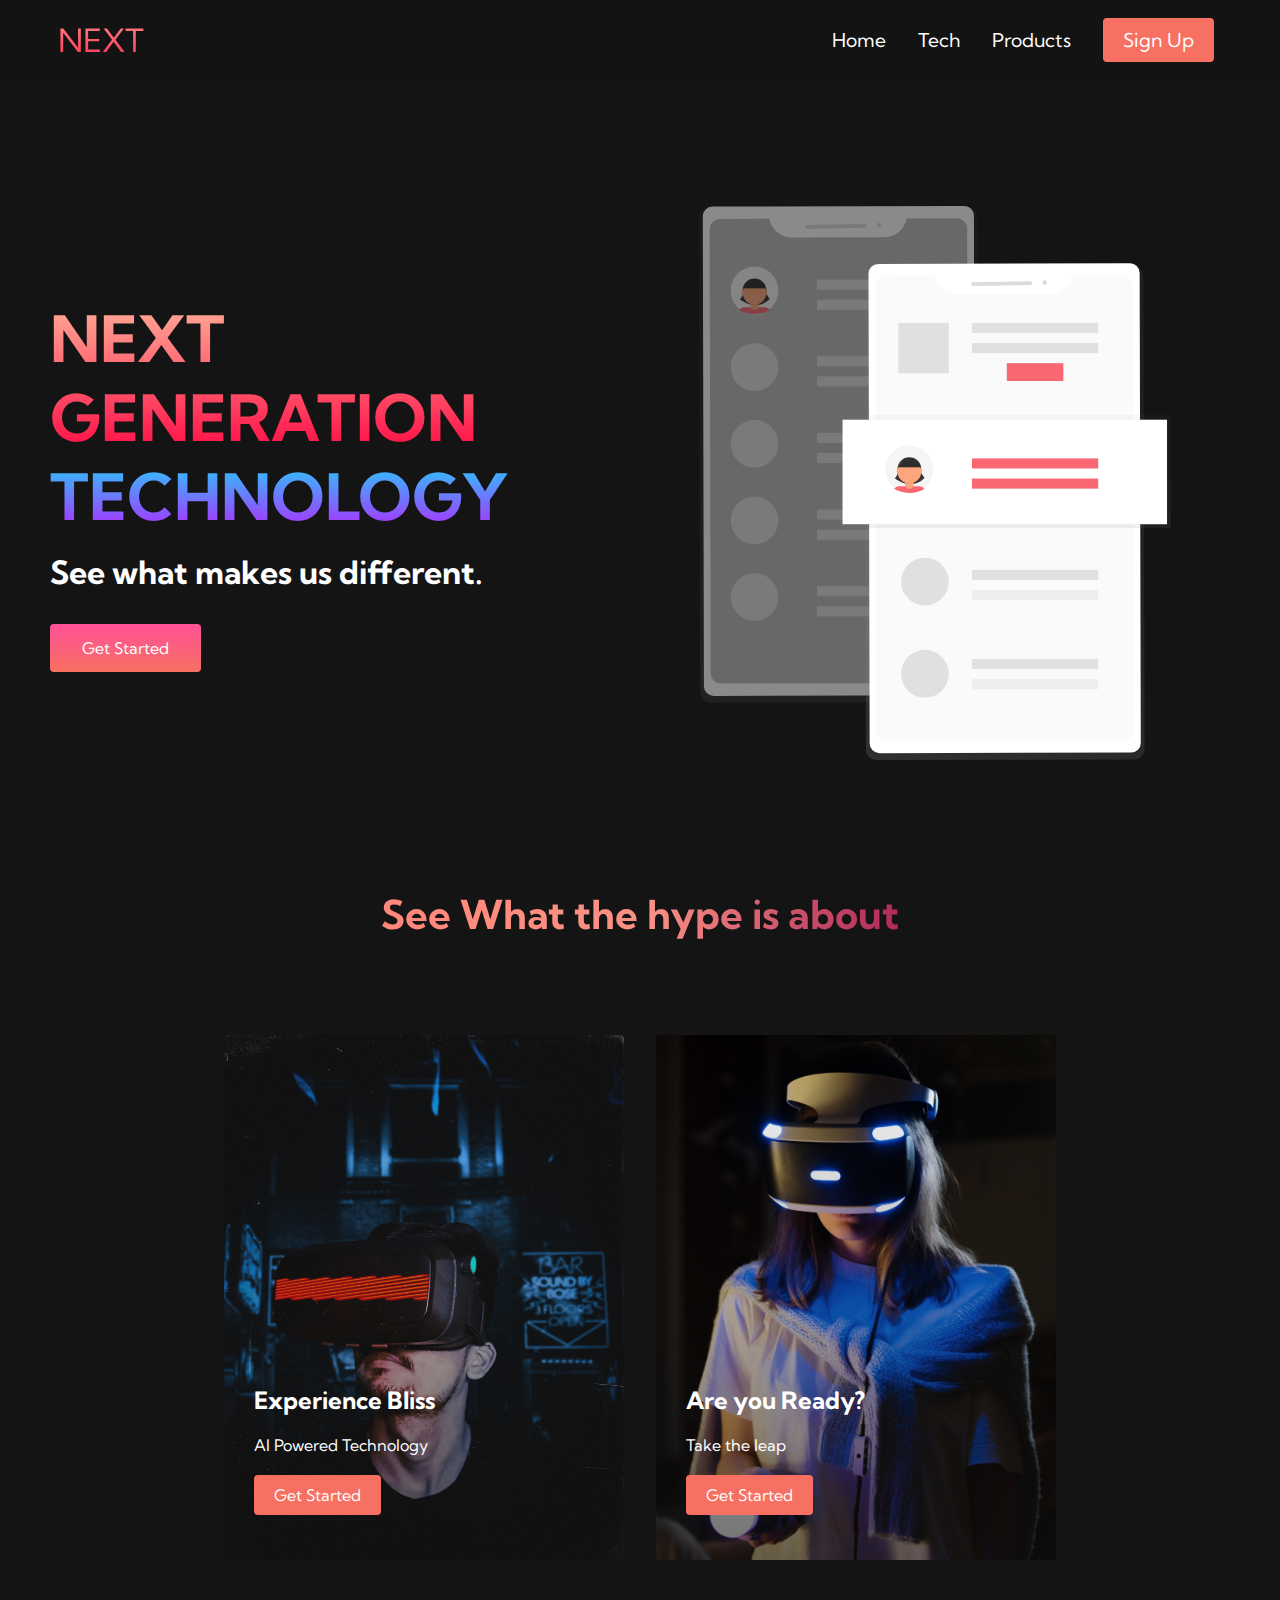
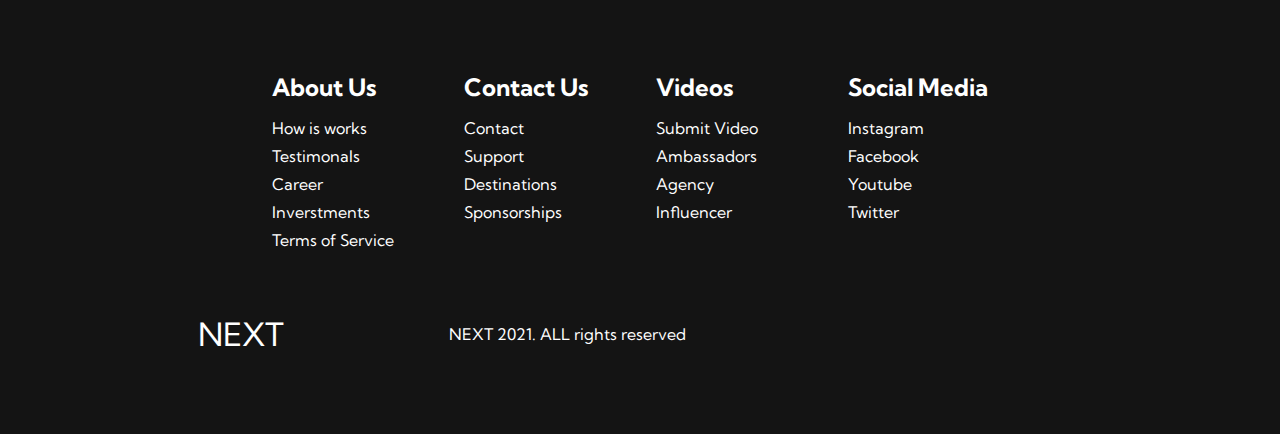
<file: index.html>
<!DOCTYPE html>
<html lang="en">
  <head>
    <meta charset="UTF-8" />
    <meta http-equiv="X-UA-Compatible" content="IE=edge" />
    <meta name="viewport" content="width=device-width, initial-scale=1.0" />
    <title>NEXT Website</title>
    <link
      rel="stylesheet"
      href="https://pro.fontawesome.com/releases/v5.10.0/css/all.css"
      integrity="sha384-AYmEC3Yw5cVb3ZcuHtOA93w35dYTsvhLPVnYs9eStHfGJvOvKxVfELGroGkvsg+p"
      crossorigin="anonymous"
    />
    <link rel="stylesheet" href="styles.css" />
    <link rel="preconnect" href="https://fonts.googleapis.com" />
    <link rel="preconnect" href="https://fonts.gstatic.com" crossorigin />
    <link
      href="https://fonts.googleapis.com/css2?family=Kumbh+Sans:wght@400;700&display=swap"
      rel="stylesheet"
    />
  </head>
  <body>
    <!-- Navbar Section -->
    <nav class="navbar">
      <div class="navbar__container">
        <a href="/" id="navbar__logo"><i class="fas fa-gem"></i> NEXT</a>
        <div class="navbar__toggle" id="mobile-menu">
          <span class="bar"></span>
          <span class="bar"></span>
          <span class="bar"></span>
        </div>
        <ul class="navbar__menu">
          <li class="navbar__item">
            <a href="/" class="navbar__links"> Home </a>
          </li>
          <li class="navbar__item">
            <a href="/tech.html" class="navbar__links"> Tech </a>
          </li>
          <li class="navbar__item">
            <a href="/" class="navbar__links"> Products </a>
          </li>
          <li class="navbar__btn">
            <a href="/" class="button"> Sign Up </a>
          </li>
        </ul>
      </div>
    </nav>

    <!-- Hero Section -->
    <div class="main">
      <div class="main__container">
        <div class="main__content">
          <h1>NEXT GENERATION</h1>
          <h2>TECHNOLOGY</h2>
          <p>See what makes us different.</p>
          <button class="main__btn">
            <a href="/">Get Started</a>
          </button>
        </div>
        <div class="main__img--container">
          <img src="images/pic1.svg" alt="pic" id="main__img" />
        </div>
      </div>
    </div>

    <!-- Service Section -->
    <div class="services">
      <h1>See What the hype is about</h1>
      <div class="services__container">
        <div class="services__card">
          <h2>Experience Bliss</h2>
          <p>AI Powered Technology</p>
          <button>Get Started</button>
        </div>
        <div class="services__card">
          <h2>Are you Ready?</h2>
          <p>Take the leap</p>
          <button>Get Started</button>
        </div>
      </div>
    </div>

    <!-- Footer Section -->
    <div class="footer__container">
      <div class="footer__links">
        <div class="footer__links--wrapper">
          <div class="footer__links--items">
            <h2>About Us</h2>
            <a href="/">How is works</a>
            <a href="/">Testimonals</a>
            <a href="/">Career</a>
            <a href="/">Inverstments</a>
            <a href="/">Terms of Service</a>
          </div>
          <div class="footer__links--items">
            <h2>Contact Us</h2>
            <a href="/">Contact</a>
            <a href="/">Support</a>
            <a href="/">Destinations</a>
            <a href="/">Sponsorships</a>
          </div>
        </div>
        <div class="footer__links--wrapper">
          <div class="footer__links--items">
            <h2>Videos</h2>
            <a href="/">Submit Video</a>
            <a href="/">Ambassadors</a>
            <a href="/">Agency</a>
            <a href="/">Influencer</a>
          </div>
          <div class="footer__links--items">
            <h2>Social Media</h2>
            <a href="/">Instagram</a>
            <a href="/">Facebook</a>
            <a href="/">Youtube</a>
            <a href="/">Twitter</a>
          </div>
        </div>
      </div>
      <div class="social__media">
        <div class="social__media--wrap">
          <div class="footer__logo">
            <a href="/" id="footer__logo"><i class="fas fa-gem"></i>NEXT</a>
          </div>
          <p class="website__rights">NEXT 2021. ALL rights reserved</p>
          <div class="social__icons">
            <a href="/" class="social__icon--links" tartget="_blank">
              <i class="fab fa-facebook"></i>
            </a>
            <a href="/" class="social__icon--links" tartget="_blank">
              <i class="fab fa-instagram"></i>
            </a>
            <a href="/" class="social__icon--links" tartget="_blank">
              <i class="fab fa-twitter"></i>
            </a>
            <a href="/" class="social__icon--links" tartget="_blank">
              <i class="fab fa-linkedin"></i>
            </a>
            <a href="/" class="social__icon--links" tartget="_blank">
              <i class="fab fa-youtube"></i>
            </a>
          </div>
        </div>
      </div>
    </div>

    <script src="app.js"></script>
  </body>
</html>
</file>
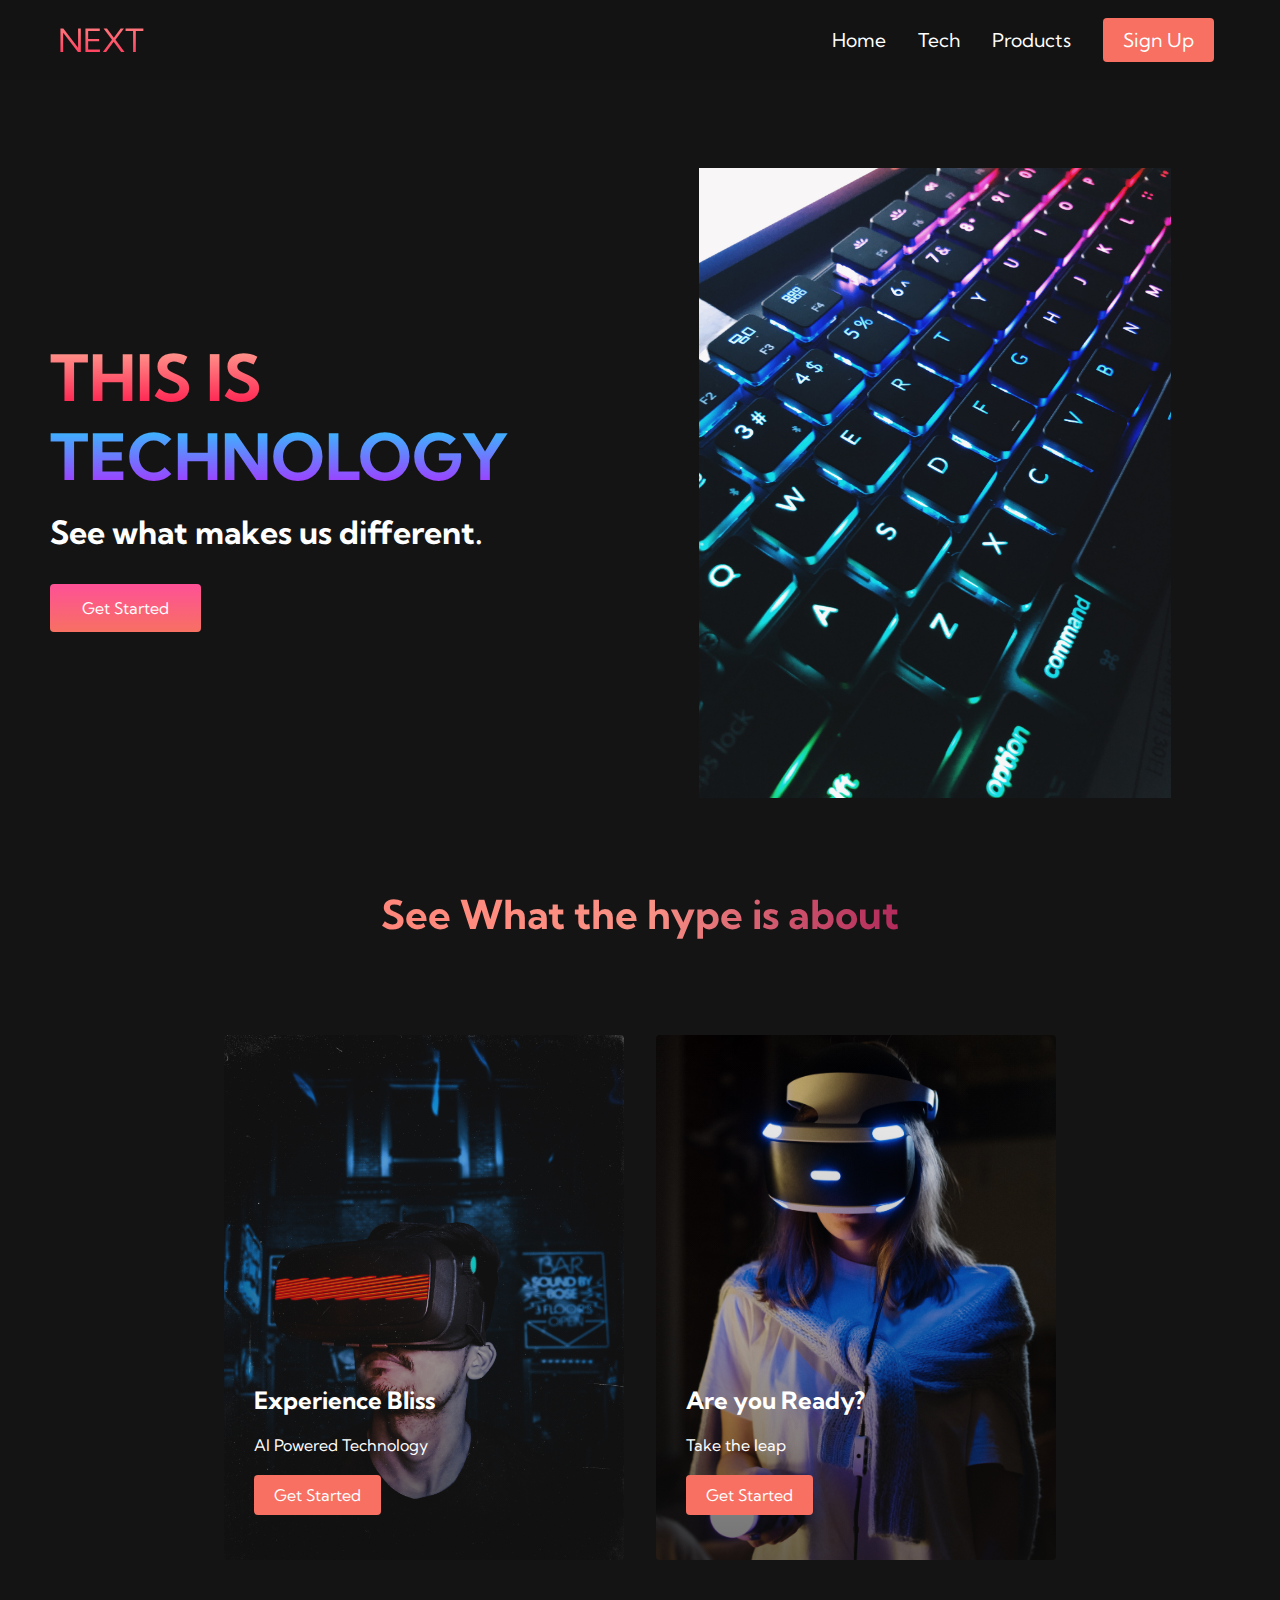
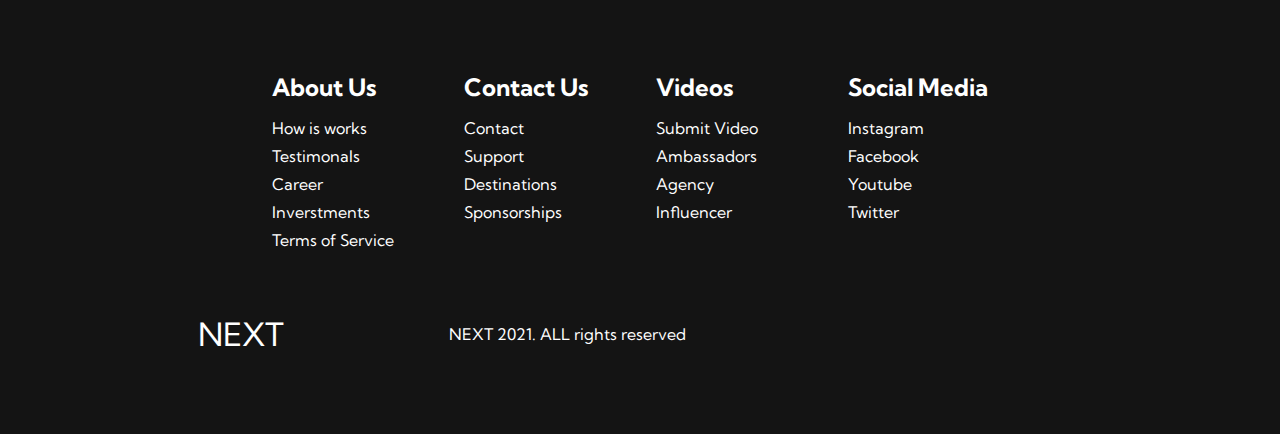
<file: tech.html>
<!DOCTYPE html>
<html lang="en">
  <head>
    <meta charset="UTF-8" />
    <meta http-equiv="X-UA-Compatible" content="IE=edge" />
    <meta name="viewport" content="width=device-width, initial-scale=1.0" />
    <title>NEXT Website</title>
    <link
      rel="stylesheet"
      href="https://pro.fontawesome.com/releases/v5.10.0/css/all.css"
      integrity="sha384-AYmEC3Yw5cVb3ZcuHtOA93w35dYTsvhLPVnYs9eStHfGJvOvKxVfELGroGkvsg+p"
      crossorigin="anonymous"
    />
    <link rel="stylesheet" href="styles.css" />
    <link rel="preconnect" href="https://fonts.googleapis.com" />
    <link rel="preconnect" href="https://fonts.gstatic.com" crossorigin />
    <link
      href="https://fonts.googleapis.com/css2?family=Kumbh+Sans:wght@400;700&display=swap"
      rel="stylesheet"
    />
  </head>
  <body>
    <!-- Navbar Section -->
    <nav class="navbar">
      <div class="navbar__container">
        <a href="/" id="navbar__logo"><i class="fas fa-gem"></i> NEXT</a>
        <div class="navbar__toggle" id="mobile-menu">
          <span class="bar"></span>
          <span class="bar"></span>
          <span class="bar"></span>
        </div>
        <ul class="navbar__menu">
          <li class="navbar__item">
            <a href="/" class="navbar__links"> Home </a>
          </li>
          <li class="navbar__item">
            <a href="tech.html" class="navbar__links"> Tech </a>
          </li>
          <li class="navbar__item">
            <a href="/" class="navbar__links"> Products </a>
          </li>
          <li class="navbar__btn">
            <a href="/" class="button"> Sign Up </a>
          </li>
        </ul>
      </div>
    </nav>

    <!-- Hero Section -->
    <div class="main">
      <div class="main__container">
        <div class="main__content">
          <h1>THIS IS</h1>
          <h2>TECHNOLOGY</h2>
          <p>See what makes us different.</p>
          <button class="main__btn">
            <a href="/">Get Started</a>
          </button>
        </div>
        <div class="main__img--container">
          <img src="images/pic2.jpg" alt="pic" id="main__img" />
        </div>
      </div>
    </div>

    <!-- Service Section -->
    <div class="services">
      <h1>See What the hype is about</h1>
      <div class="services__container">
        <div class="services__card">
          <h2>Experience Bliss</h2>
          <p>AI Powered Technology</p>
          <button>Get Started</button>
        </div>
        <div class="services__card">
          <h2>Are you Ready?</h2>
          <p>Take the leap</p>
          <button>Get Started</button>
        </div>
      </div>
    </div>

    <!-- Footer Section -->
    <div class="footer__container">
      <div class="footer__links">
        <div class="footer__links--wrapper">
          <div class="footer__links--items">
            <h2>About Us</h2>
            <a href="/">How is works</a>
            <a href="/">Testimonals</a>
            <a href="/">Career</a>
            <a href="/">Inverstments</a>
            <a href="/">Terms of Service</a>
          </div>
          <div class="footer__links--items">
            <h2>Contact Us</h2>
            <a href="/">Contact</a>
            <a href="/">Support</a>
            <a href="/">Destinations</a>
            <a href="/">Sponsorships</a>
          </div>
        </div>
        <div class="footer__links--wrapper">
          <div class="footer__links--items">
            <h2>Videos</h2>
            <a href="/">Submit Video</a>
            <a href="/">Ambassadors</a>
            <a href="/">Agency</a>
            <a href="/">Influencer</a>
          </div>
          <div class="footer__links--items">
            <h2>Social Media</h2>
            <a href="/">Instagram</a>
            <a href="/">Facebook</a>
            <a href="/">Youtube</a>
            <a href="/">Twitter</a>
          </div>
        </div>
      </div>
      <div class="social__media">
        <div class="social__media--wrap">
          <div class="footer__logo">
            <a href="/" id="footer__logo"><i class="fas fa-gem"></i>NEXT</a>
          </div>
          <p class="website__rights">NEXT 2021. ALL rights reserved</p>
          <div class="social__icons">
            <a href="/" class="social__icon--links" tartget="_blank">
              <i class="fab fa-facebook"></i>
            </a>
            <a href="/" class="social__icon--links" tartget="_blank">
              <i class="fab fa-instagram"></i>
            </a>
            <a href="/" class="social__icon--links" tartget="_blank">
              <i class="fab fa-twitter"></i>
            </a>
            <a href="/" class="social__icon--links" tartget="_blank">
              <i class="fab fa-linkedin"></i>
            </a>
            <a href="/" class="social__icon--links" tartget="_blank">
              <i class="fab fa-youtube"></i>
            </a>
          </div>
        </div>
      </div>
    </div>

    <script src="app.js"></script>
  </body>
</html>
</file>
<file: styles.css>
* {
  box-sizing: border-box;
  margin: 0;
  padding: 0;
  font-family: "Kumbh Sans", sans-serif;
}

.navbar {
  background-color: #131313;
  height: 80px;
  display: flex;
  justify-content: center;
  align-items: center;
  font-size: 1.2rem;
  position: sticky;
  top: 0;
  z-index: 1000;
}

.navbar__container {
  display: flex;
  justify-content: space-between;
  height: 80px;
  z-index: 1;
  width: 100%;
  max-width: 1300px;
  margin: 0 auto;
  padding: 0 50px;
}

#navbar__logo {
  background-color: #ff8177;
  background-image: linear-gradient(to top, #ff0844 0%, #ffb199 100%);
  background-size: 100%;
  -webkit-background-clip: text;
  -moz-background-clip: text;
  -webkit-text-fill-color: transparent;
  -moz-text-fill-color: transparent;
  display: flex;
  align-items: center;
  cursor: pointer;
  text-decoration: none;
  font-size: 2rem;
}

.fa-gem {
  margin-right: 0.5rem;
}

.navbar__menu {
  display: flex;
  align-items: center;
  list-style: none;
  text-align: center;
}

.navbar__item {
  height: 80px;
}

.navbar__links {
  color: white;
  display: flex;
  align-items: center;
  justify-content: center;
  text-decoration: none;
  padding: 0 1rem;
  height: 100%;
}

.navbar__btn {
  display: flex;
  justify-content: center;
  align-items: center;
  padding: 0 1rem;
  width: 100%;
}

.button {
  display: flex;
  justify-content: center;
  align-items: center;
  text-decoration: none;
  padding: 10px 20px;
  height: 100%;
  width: 100%;
  border: none;
  outline: none;
  border-radius: 4px;
  background: #f77062;
  color: white;
}

.button:hover {
  background-color: #4837ff;
  transition: all 0.3s ease;
}

.navbar__links:hover {
  color: #f77062;
  transition: all 0.3s ease;
}

@media screen and (max-width: 960px) {
  .navbar__container {
    display: flex;
    justify-content: space-between;
    height: 80px;
    z-index: 1;
    width: 100%;
    max-width: 1300px;
    padding: 0;
  }

  .navbar__menu {
    display: grid;
    grid-template-columns: auto;
    margin: 0;
    width: 100%;
    position: absolute;
    top: -1000px;
    opacity: 0;
    transition: all 0.5s ease;
    height: 50vh;
    z-index: -1;
    background: #131313;
  }

  .navbar__menu.active {
    background: #131313;
    top: 100%;
    opacity: 1;
    transition: all 0.5s ease;
    z-index: 99;
    height: 50vh;
    font-size: 1.6rem;
  }

  #navbar__logo {
    padding-left: 25px;
  }

  .navbar__toggle .bar {
    width: 25px;
    height: 3px;
    margin: 5px auto;
    transition: all 0.3s ease-in-out;
    background-color: white;
  }

  .navbar__item {
    width: 100%;
  }

  .navbar__links {
    text-align: center;
    padding: 2rem;
    width: 100%;
    display: table;
  }

  #mobile-menu {
    position: absolute;
    top: 20%;
    right: 5%;
    transform: translate(5%, 20%);
  }

  .navbar__btn {
    padding-bottom: 2rem;
  }

  .button {
    display: flex;
    justify-content: center;
    align-items: center;
    width: 80%;
    height: 80px;
    margin: 0;
  }
  .navbar__toggle .bar {
    display: block;
    cursor: pointer;
  }

  #mobile-menu.is-active .bar:nth-child(2) {
    opacity: 0;
  }
  #mobile-menu.is-active .bar:nth-child(1) {
    transform: translate(8px) rotate(45deg);
  }
  #mobile-menu.is-active .bar:nth-child(3) {
    transform: translate(-8px) rotate(-45deg);
  }
}

/* Hero Section CSS */
.main {
  background-color: #141414;
}

.main__container {
  display: grid;
  grid-template-columns: 1fr 1fr;
  align-items: center;
  justify-content: center;
  margin: 0 auto;
  height: 90vh;
  background-color: #141414;
  z-index: 1;
  width: 100%;
  max-width: 1300px;
  padding: 0 50px;
}

.main__content h1 {
  font-size: 4rem;
  background-color: #ff8177;
  background-image: linear-gradient(to top, #ff0844 0%, #ffb199 100%);
  background-size: 100%;
  -webkit-background-clip: text;
  -moz-background-clip: text;
  -webkit-text-fill-color: transparent;
  -moz-text-fill-color: transparent;
}

.main__content h2 {
  font-size: 4rem;
  background-color: #ff8177;
  background-image: linear-gradient(to top, #b721ff 0%, #21d4fd 100%);
  background-size: 100%;
  -webkit-background-clip: text;
  -moz-background-clip: text;
  -webkit-text-fill-color: transparent;
  -moz-text-fill-color: transparent;
}

.main__content p {
  margin-top: 1rem;
  font-size: 2rem;
  font-weight: 700;
  color: white;
}

.main__btn {
  font-size: 1rem;
  background-image: linear-gradient(to top, #f77062 0%, #fe5196 100%);
  padding: 14px 32px;
  border: none;
  border-radius: 4px;
  color: #fff;
  margin-top: 2rem;
  cursor: pointer;
  position: relative;
  transition: all 0.35s;
  outline: none;
}

.main__btn a {
  position: relative;
  z-index: 2;
  color: #fff !important;
  text-decoration: none;
}

.main__btn:after {
  position: absolute;
  content: "";
  top: 0;
  left: 0;
  width: 0;
  height: 100%;
  background: #4837ff;
  transition: all 0.35s;
  border-radius: 4px;
}

.main__btn:hover {
  color: #fff !important;
}

.main__btn:hover:after {
  width: 100%;
}

.main__img--container {
  text-align: center;
}

#main__img {
  height: 80%;
  width: 80%;
}

/* Mobile Responsive */
@media screen and (max-width: 768px) {
  .main__container {
    display: grid;
    grid-template-columns: auto;
    align-items: center;
    justify-content: center;
    width: 100%;
    margin: 0 auto;
    height: 100%;
  }

  .main__content {
    text-align: center;
    margin-bottom: 4rem;
  }

  .main__content h1 {
    font-size: 2.5rem;
    margin-top: 2rem;
  }

  .main__content h2 {
    font-size: 3rem;
  }

  .main__content p {
    margin-top: 1rem;
    font-size: 1.5rem;
  }
  #main__img {
    height: 60%;
    width: 60%;
    margin-bottom: 5%;
  }
}

@media screen and(max-width:480px) {
  .main__content h1 {
    font-size: 2rem;
    margin-top: 3rem;
  }

  .main__content h2 {
    font-size: 2rem;
  }

  .main__content p {
    margin-top: 2rem;
    font-size: 1.5rem;
  }

  .main__btn {
    padding: 12px 36px;
    margin: 2.5rem 0;
  }
}

/* Services Section CSS */
.services {
  background: #141414;
  display: flex;
  flex-direction: column;
  align-items: center;
  height: 100%;
}

.services h1 {
  background-color: #ff8177;
  background-image: linear-gradient(
    to right,
    #ff8177 0%,
    #ff867a 0%,
    #ff8c7f 21%,
    #f99185 52%,
    #cf556c 78%,
    #b12a5b 100%
  );
  background-size: 100%;
  margin-bottom: 5rem;
  font-size: 2.5rem;
  -webkit-background-clip: text;
  -moz-background-clip: text;
  -webkit-text-fill-color: transparent;
  -moz-text-fill-color: transparent;
}

.services__container {
  display: flex;
  justify-content: center;
  flex-wrap: wrap;
}

.services__card {
  margin: 1rem;
  height: 525px;
  width: 400px;
  border-radius: 4px;
  background-image: linear-gradient(
      to bottom,
      rgba(0, 0, 0, 0) 0%,
      rgba(17, 17, 17, 0.6) 100%
    ),
    url("images/pic3.jpg");
  background-size: cover;
  position: relative;
  color: white;
}

.services__card:nth-child(2) {
  background-image: linear-gradient(
      to bottom,
      rgba(0, 0, 0, 0) 0%,
      rgba(17, 17, 17, 0.6) 100%
    ),
    url("images/pic4.jpg");
}

.services h2 {
  position: absolute;
  top: 350px;
  left: 30px;
}

.services__card p {
  position: absolute;
  top: 400px;
  left: 30px;
}

.services__card button {
  color: white;
  padding: 10px 20px;
  border: none;
  outline: none;
  border-radius: 4px;
  background: #f77062;
  position: absolute;
  top: 440px;
  left: 30px;
  font-size: 1rem;
  cursor: pointer;
}

.services__card:hover {
  transform: scale(1.2);
  transition: 0.25s ease-in;
  cursor: pointer;
}

@media screen and (max-width: 960px) {
  .services {
    height: 1600px;
  }

  .services h1 {
    font-size: 2rem;
    margin-top: 12rem;
  }
}

@media screen and (max-width: 480px) {
  .services {
    height: 1400px;
  }

  .services h1 {
    font-size: 1.2rem;
  }

  .services__card {
    width: 300px;
  }
}

/* Footer CSS */
.footer__container {
  background-color: #141414;
  padding: 5rem 0;
  display: flex;
  flex-direction: column;
  justify-content: center;
  align-items: center;
}

#footer__logo {
  color: white;
  display: flex;
  align-items: center;
  cursor: pointer;
  text-decoration: none;
  font-size: 2rem;
}

.footer__links {
  width: 100%;
  max-width: 1000px;
  display: flex;
  justify-content: center;
}

.footer__links--wrapper {
  display: flex;
}

.footer__links--items {
  display: flex;
  flex-direction: column;
  align-items: flex-start;
  margin: 16px;
  text-align: left;
  width: 160px;
  box-sizing: border-box;
}

.footer__links--items h2 {
  margin-bottom: 16px;
}

.footer__links--items > h2 {
  color: white;
}

.footer__links--items a {
  color: white;
  text-decoration: none;
  margin-bottom: 0.5rem;
}

.footer__links--items a:hover {
  color: #e9e9e9;
  transition: 0.3s ease-out;
}

/* Social Icons */
.social__icon--links {
  color: white;
  font-size: 24px;
}

.social__media {
  max-width: 1000px;
  width: 100%;
}

.social__media--wrap {
  display: flex;
  justify-content: space-between;
  align-items: center;
  width: 90%;
  max-width: 1000px;
  margin: 40px auto 0 auto;
}

.social__icons {
  display: flex;
  justify-content: space-between;
  align-items: center;
  width: 240px;
}

.social__logo {
  color: white;
  justify-content: flex-start;
  margin-left: 20px;
  cursor: pointer;
  text-decoration: none;
  font-size: 2rem;
  display: flex;
  align-items: center;
  margin-bottom: 16px;
}

.website__rights {
  color: white;
}

@media screen and (max-width: 820px) {
  .footer__links {
    padding-top: 2rem;
  }

  #footer__logo {
    margin-bottom: 2rem;
  }

  .website__rights {
    margin-bottom: 2rem;
  }

  .footer__links--wrapper {
    flex-direction: column;
  }

  .social__media--wrap {
    flex-direction: column;
  }
}

@media screen and (max-width: 480px) {
  .footer__links--items {
    margin: 0;
    padding: 10px;
    width: 100%;
  }
}
</file>
